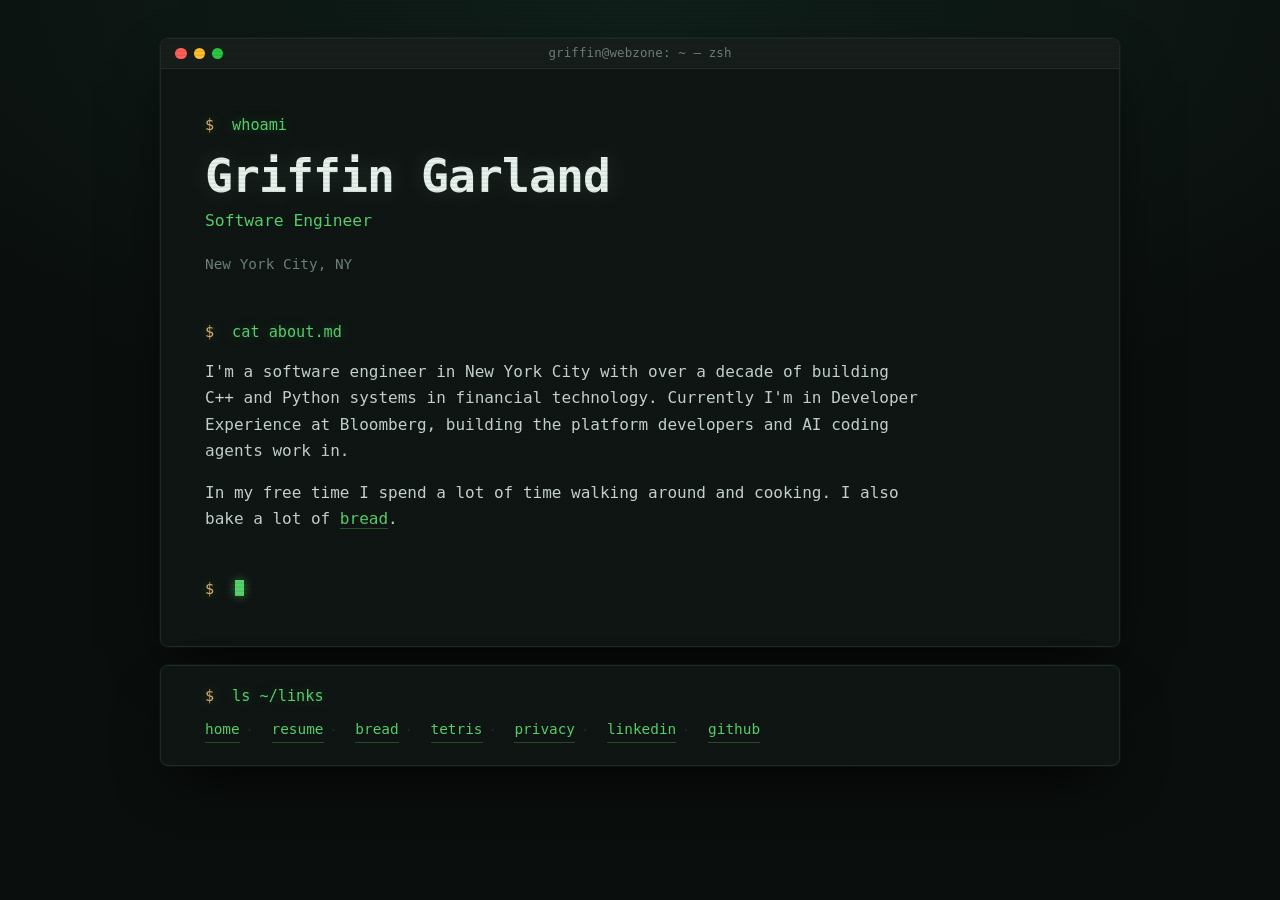
<file: index.html>
<!DOCTYPE html>
<html lang="en">
<head>
<meta charset="utf-8">
<meta name="viewport" content="width=device-width, initial-scale=1">
<title>Griffin Garland's site</title>
<meta name="description" content="Griffin Garland — Software engineer in NYC.">
<meta name="author" content="Griffin Garland">
<link rel="canonical" href="https://griffingarland.com/">

<meta property="og:type" content="website">
<meta property="og:title" content="Griffin Garland's site">
<meta property="og:description" content="Griffin Garland — Software engineer in NYC.">
<meta property="og:url" content="https://griffingarland.com/">
<meta property="og:site_name" content="Griffin Garland">
<meta property="og:image" content="https://griffingarland.com/og.png">
<meta property="og:image:width" content="1200">
<meta property="og:image:height" content="630">
<meta property="og:image:alt" content="A terminal window reading: $ whoami — Griffin Garland, Software Engineer, New York City, NY, griffingarland.com">
<meta name="twitter:card" content="summary_large_image">

<link rel="icon" href="/favicon.svg?v=2" type="image/svg+xml">
<link rel="icon" href="/favicon.ico" sizes="32x32">
<link rel="apple-touch-icon" href="/apple-touch-icon.png">
<script type="application/ld+json">
{
  "@context": "https://schema.org",
  "@type": "Person",
  "name": "Griffin Garland",
  "url": "https://griffingarland.com/",
  "jobTitle": "Software Engineer",
  "worksFor": { "@type": "Organization", "name": "Bloomberg LP" },
  "address": {
    "@type": "PostalAddress",
    "addressLocality": "New York",
    "addressRegion": "NY",
    "addressCountry": "US"
  },
  "alumniOf": { "@type": "CollegeOrUniversity", "name": "University of Toronto" },
  "knowsAbout": ["C++", "Python"],
  "sameAs": [
    "https://www.linkedin.com/in/griffingarland/",
    "https://github.com/griffingarland"
  ]
}
</script>
<link rel="stylesheet" href="styles.css">
</head>
<body>
<a class="skip" href="#main">Skip to content</a>

<div class="crt" aria-hidden="true"></div>

<div class="window">
  <div class="titlebar">
    <span class="dots"><button type="button" class="r" aria-label="Close window"></button><button type="button" class="y" aria-label="Minimize window"></button><i class="g" aria-hidden="true"></i></span>
    <span class="titletext">griffin@webzone: ~ — zsh</span>
  </div>

  <main class="screen" id="main">

    <header class="intro">
      <p class="line"><span class="prompt">$</span> whoami</p>
      <h1>Griffin Garland</h1>
      <p class="role">Software Engineer</p>
      <ul class="meta">
        <li>New York City, NY</li>
      </ul>
    </header>

    <section aria-labelledby="about-h">
      <p class="line"><span class="prompt">$</span> cat about.md</p>
      <h2 id="about-h" class="sr-only">About</h2>
      <div class="prose">
        <p>
          I'm a software engineer in New York City with over a decade of building
          C++ and Python systems in financial technology. Currently I'm in
          Developer Experience at Bloomberg, building the platform developers
          and AI coding agents work in.
        </p>
        <p>
          In my free time I spend a lot of time walking around and cooking. I also bake a lot of <a href="/bread.html">bread</a>.
        </p>
      </div>
    </section>



    <p class="line last"><span class="prompt">$</span> <span class="cursor" aria-hidden="true"></span></p>

  </main>
</div>

<footer class="footbar">
  <p class="line"><span class="prompt">$</span> ls ~/links</p>
  <ul class="contact">
    <li><a href="/">home</a></li>
    <li><a href="/resume.html">resume</a></li>
    <li><a href="/bread.html">bread</a></li>
    <li><a href="/games/tetris.html">tetris</a></li>
    <li><a href="/privacy.html">privacy</a></li>
    <li><a href="https://www.linkedin.com/in/griffingarland/" rel="me noopener">linkedin</a></li>
    <li><a href="https://github.com/griffingarland" rel="me noopener">github</a></li>
  </ul>
</footer>
<script src="/minimize.js" defer></script>
<script src="/close.js" defer></script>
</body>
</html>
</file>
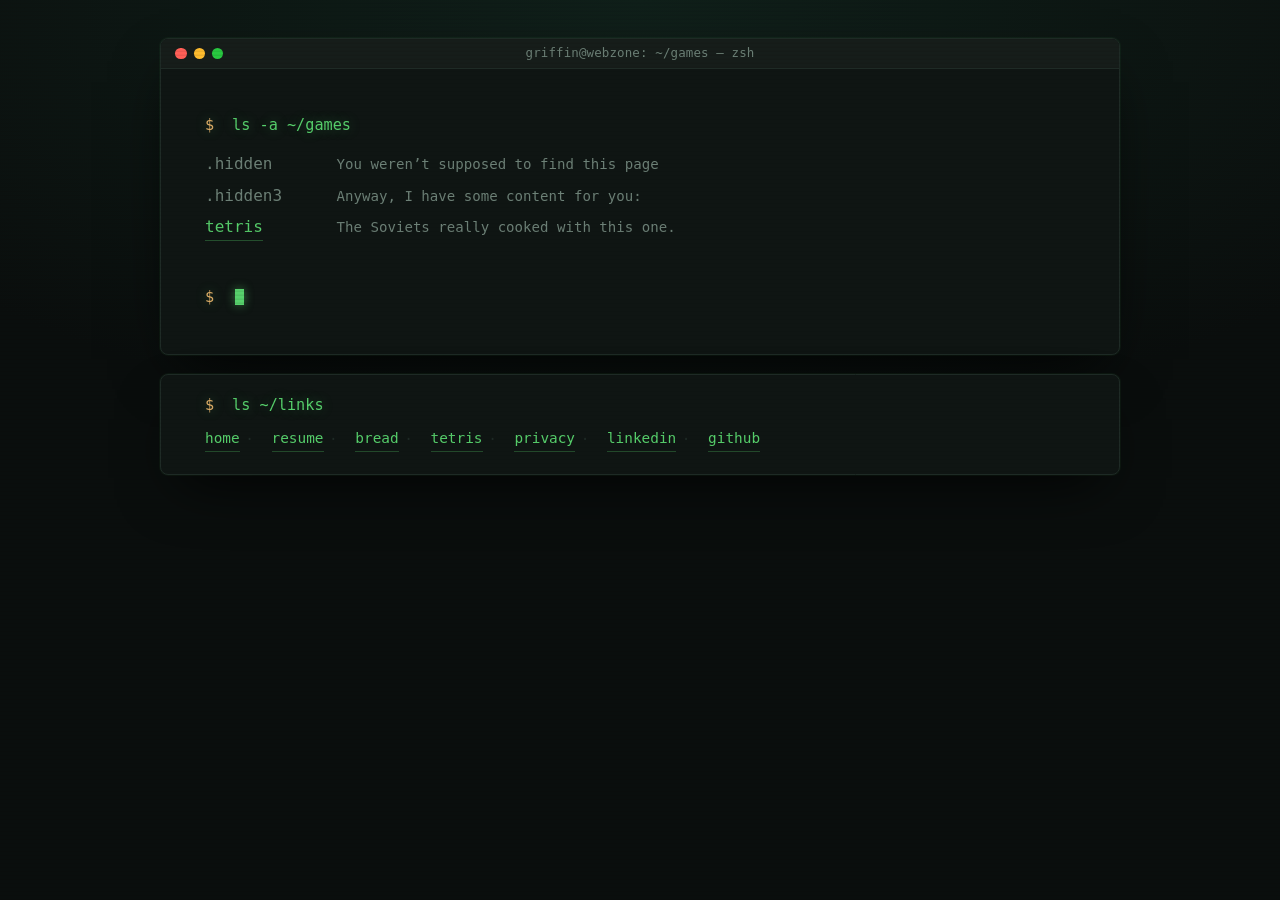
<file: games/index.html>
<!DOCTYPE html>
<html lang="en">
<head>
<meta charset="utf-8">
<meta name="viewport" content="width=device-width, initial-scale=1">
<title>Games — Griffin Garland</title>
<meta name="description" content="Small browser games written in plain JavaScript, no dependencies.">
<meta name="author" content="Griffin Garland">
<link rel="canonical" href="https://griffingarland.com/games/">
<meta property="og:type" content="website">
<meta property="og:site_name" content="Griffin Garland">
<meta property="og:title" content="Games — Griffin Garland">
<meta property="og:description" content="Small browser games written in plain JavaScript, no dependencies.">
<meta property="og:url" content="https://griffingarland.com/games/">
<meta property="og:image" content="https://griffingarland.com/og.png">
<meta name="twitter:card" content="summary_large_image">
<link rel="icon" href="/favicon.svg?v=2" type="image/svg+xml">
<link rel="icon" href="/favicon.ico" sizes="32x32">
<link rel="apple-touch-icon" href="/apple-touch-icon.png">
<link rel="stylesheet" href="../styles.css">
<link rel="stylesheet" href="games.css">
</head>
<body>
<a class="skip" href="#main">Skip to content</a>
<div class="crt" aria-hidden="true"></div>

<div class="window">
  <div class="titlebar">
    <span class="dots"><button type="button" class="r" aria-label="Close window"></button><button type="button" class="y" aria-label="Minimize window"></button><i class="g" aria-hidden="true"></i></span>
    <span class="titletext">griffin@webzone: ~/games — zsh</span>
  </div>

  <main class="screen" id="main">
    <p class="line"><span class="prompt">$</span> ls -a ~/games</p>
    <h1 class="sr-only">Games</h1>
    <ul class="listing">
      <!-- Not a link, deliberately. A dotfile only shows under `ls -a`,
           which is the joke: nothing on the site points at this page. -->
      <li><span class="noop">.hidden</span><span class="note">You weren&rsquo;t supposed to find this page</span></li>
      <li><span class="noop">.hidden3</span><span class="note">Anyway, I have some content for you:</span></li>
      <li><a href="tetris.html">tetris</a><span class="note">The Soviets really cooked with this one.</span></li>
    </ul>
    <p class="line last"><span class="prompt">$</span> <span class="cursor" aria-hidden="true"></span></p>
  </main>
</div>

<footer class="footbar">
  <p class="line"><span class="prompt">$</span> ls ~/links</p>
  <ul class="contact">
    <li><a href="/">home</a></li>
    <li><a href="/resume.html">resume</a></li>
    <li><a href="/bread.html">bread</a></li>
    <li><a href="/games/tetris.html">tetris</a></li>
    <li><a href="/privacy.html">privacy</a></li>
    <li><a href="https://www.linkedin.com/in/griffingarland/" rel="me noopener">linkedin</a></li>
    <li><a href="https://github.com/griffingarland" rel="me noopener">github</a></li>
  </ul>
</footer>
<script src="/minimize.js" defer></script>
<script src="/close.js" defer></script>
</body>
</html>
</file>
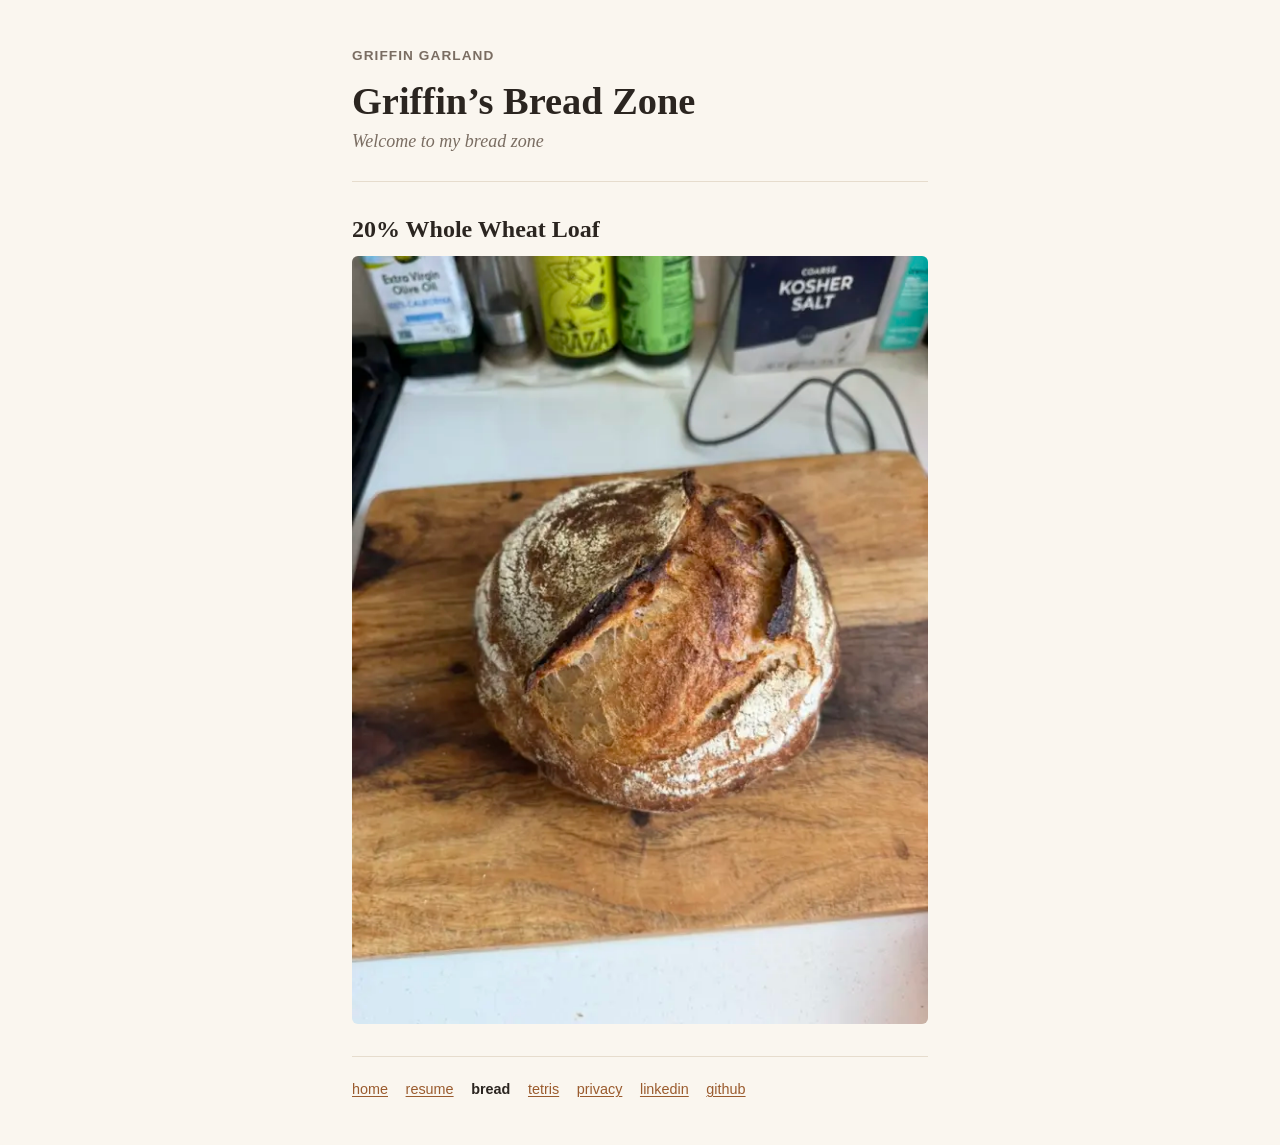
<file: bread.html>
<!DOCTYPE html>
<html lang="en">
<head>
<meta charset="utf-8">
<meta name="viewport" content="width=device-width, initial-scale=1">
<title>Griffin&rsquo;s Bread Zone</title>
<meta name="description" content="Welcome to my bread zone">
<meta name="author" content="Griffin Garland">
<link rel="canonical" href="https://griffingarland.com/bread.html">

<meta property="og:type" content="website">
<meta property="og:title" content="Griffin’s Bread Zone">
<meta property="og:description" content="Welcome to my bread zone">
<meta property="og:url" content="https://griffingarland.com/bread.html">
<meta property="og:site_name" content="Griffin Garland">
<!-- Its own preview: a small square photo beside the title ("summary"
     card), instead of the big image the rest of the site uses. -->
<meta property="og:image" content="https://griffingarland.com/og-bread.jpg">
<meta property="og:image:width" content="600">
<meta property="og:image:height" content="600">
<meta property="og:image:alt" content="A round, golden-brown loaf of bread on a wooden cutting board">
<meta name="twitter:card" content="summary">

<!-- Bread zone easter egg: on this page only, the favicon is the first loaf
     itself, cut out of its photo with a transparent background. 64px so it
     stays sharp on high-resolution screens. Only one icon is listed, so
     browsers can't pick the normal site icon instead. -->
<link rel="icon" href="/bread/favicon.png" type="image/png" sizes="64x64">
<link rel="apple-touch-icon" href="/apple-touch-icon.png">
<!-- Its own stylesheet, not styles.css: this page is a blog, not the terminal. -->
<link rel="stylesheet" href="bread.css">
</head>
<body>
<a class="skip" href="#main">Skip to content</a>

<div class="wrap">
  <header class="site-header">
    <a class="site-name" href="/">Griffin Garland</a>
    <h1>Griffin&rsquo;s Bread Zone</h1>
    <p class="tagline">Welcome to my bread zone</p>
  </header>

  <main id="main">
    <!-- New loaves go at the top. To add one: copy an <article> block,
         put the photo in /bread/ (cwebp -q 72 -resize 600 0 -metadata icc
         photo.jpg -o bread/loaf-NN.webp), and update the date and alt text.
         Dates are recorded but hidden; see .post-date in bread.css. -->

    <article class="post">
      <h2>20% Whole Wheat Loaf</h2>
      <time class="post-date" datetime="2026-10-25">October 25, 2026</time>
      <img src="bread/loaf-01.webp" width="600" height="800"
           alt="A round, golden-brown loaf with a deep score and a flour-dusted crust, on a wooden cutting board.">
    </article>
  </main>

  <footer class="site-footer">
    <ul>
      <li><a href="/">home</a></li>
      <li><a href="/resume.html">resume</a></li>
      <li><a href="/bread.html" aria-current="page">bread</a></li>
      <li><a href="/games/tetris.html">tetris</a></li>
      <li><a href="/privacy.html">privacy</a></li>
      <li><a href="https://www.linkedin.com/in/griffingarland/" rel="me noopener">linkedin</a></li>
      <li><a href="https://github.com/griffingarland" rel="me noopener">github</a></li>
    </ul>
  </footer>
</div>
</body>
</html>
</file>
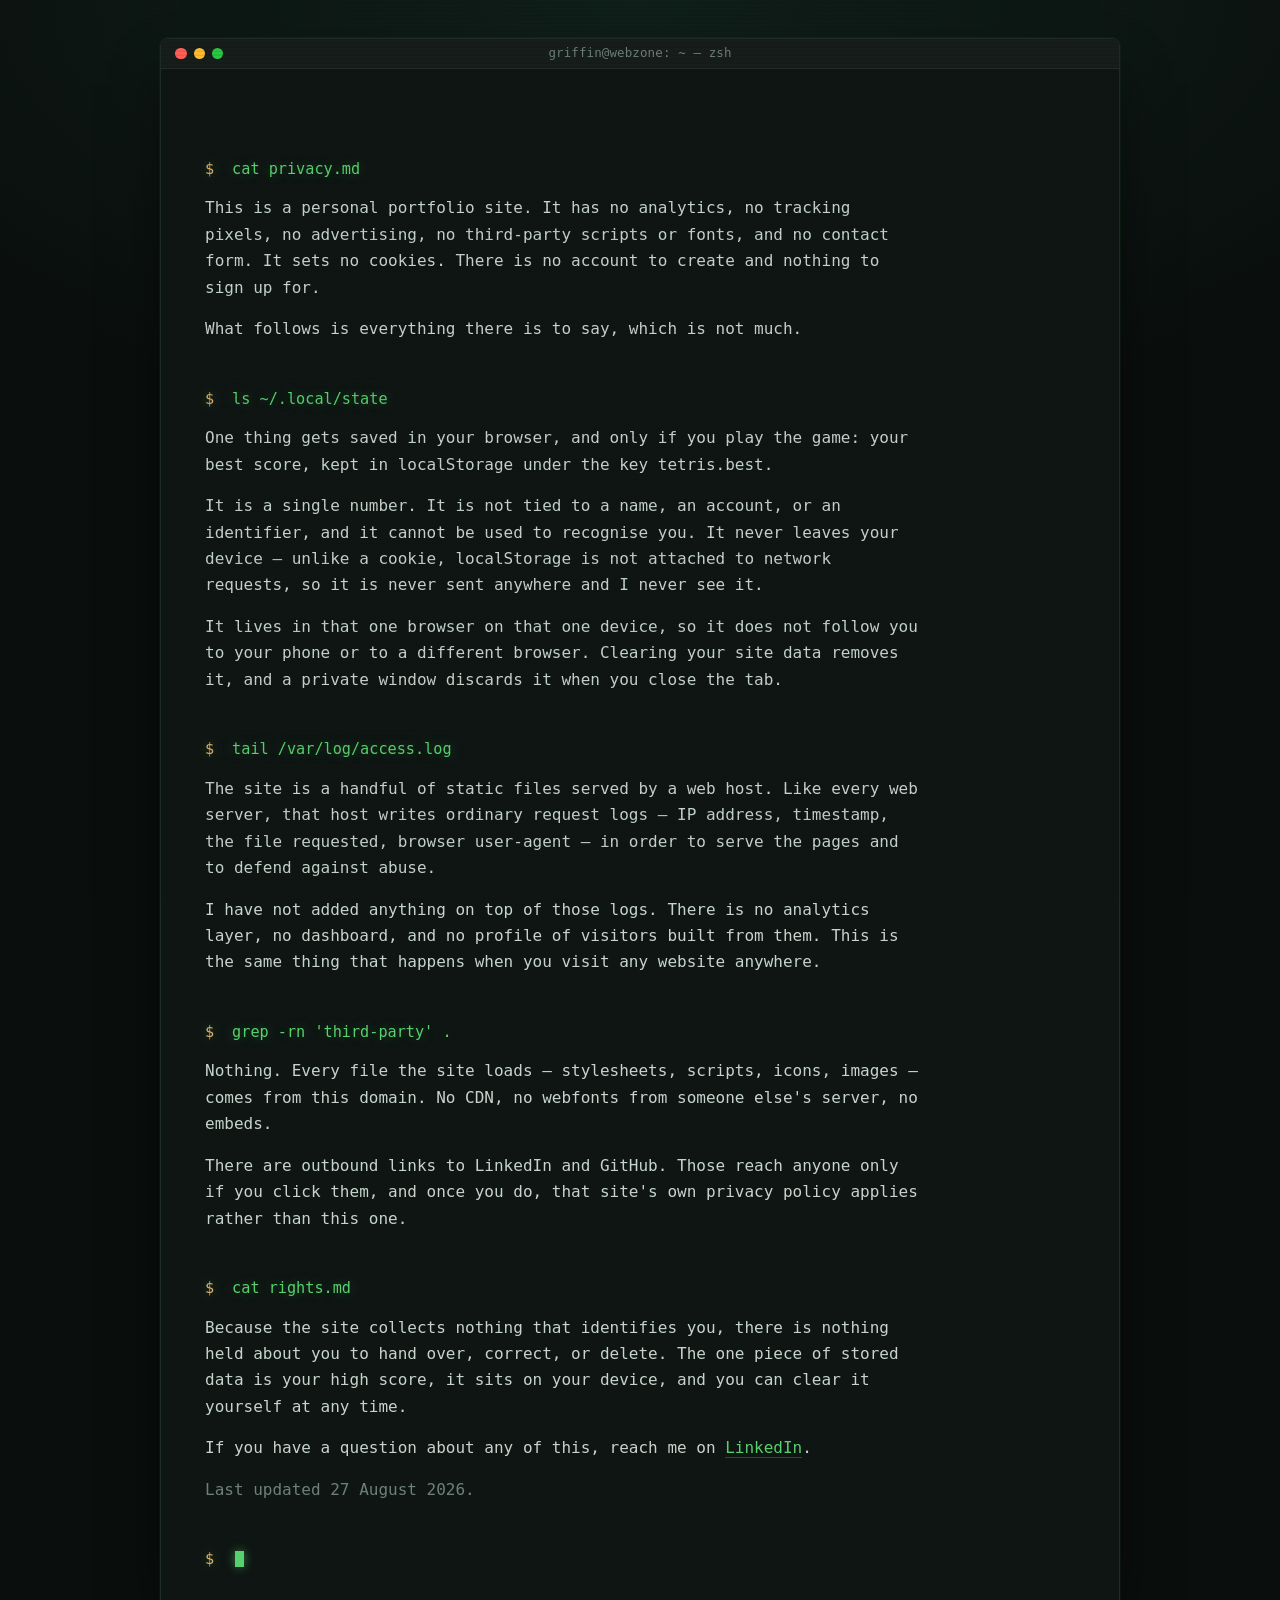
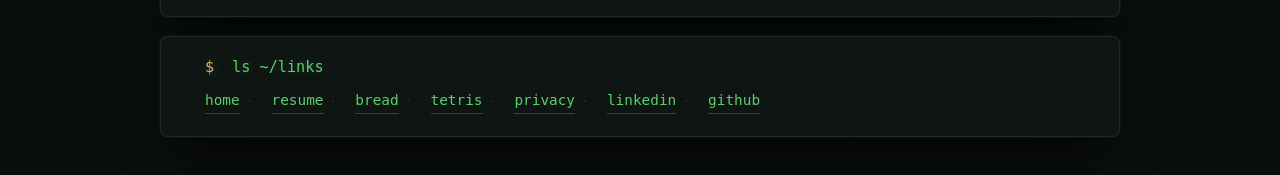
<file: privacy.html>
<!DOCTYPE html>
<html lang="en">
<head>
<meta charset="utf-8">
<meta name="viewport" content="width=device-width, initial-scale=1">
<title>Privacy — Griffin Garland</title>
<meta name="description" content="What this site stores, which is almost nothing: no analytics, no tracking, no cookies.">
<meta name="author" content="Griffin Garland">
<link rel="canonical" href="https://griffingarland.com/privacy.html">
<meta property="og:type" content="website">
<meta property="og:site_name" content="Griffin Garland">
<meta property="og:title" content="Privacy — Griffin Garland">
<meta property="og:description" content="What this site stores, which is almost nothing: no analytics, no tracking, no cookies.">
<meta property="og:url" content="https://griffingarland.com/privacy.html">
<meta property="og:image" content="https://griffingarland.com/og.png">
<meta name="twitter:card" content="summary_large_image">
<link rel="icon" href="/favicon.svg?v=2" type="image/svg+xml">
<link rel="icon" href="/favicon.ico" sizes="32x32">
<link rel="apple-touch-icon" href="/apple-touch-icon.png">
<link rel="stylesheet" href="styles.css">
</head>
<body>
<a class="skip" href="#main">Skip to content</a>

<div class="crt" aria-hidden="true"></div>

<div class="window">
  <div class="titlebar">
    <span class="dots"><button type="button" class="r" aria-label="Close window"></button><button type="button" class="y" aria-label="Minimize window"></button><i class="g" aria-hidden="true"></i></span>
    <span class="titletext">griffin@webzone: ~ — zsh</span>
  </div>

  <main class="screen" id="main">

    <section aria-labelledby="privacy-h">
      <p class="line"><span class="prompt">$</span> cat privacy.md</p>
      <h1 id="privacy-h" class="sr-only">Privacy</h1>
      <div class="prose">
        <p>
          This is a personal portfolio site. It has no analytics, no tracking
          pixels, no advertising, no third-party scripts or fonts, and no
          contact form. It sets no cookies. There is no account to create and
          nothing to sign up for.
        </p>
        <p>
          What follows is everything there is to say, which is not much.
        </p>
      </div>
    </section>

    <section aria-labelledby="device-h">
      <p class="line"><span class="prompt">$</span> ls ~/.local/state</p>
      <h2 id="device-h" class="sr-only">Stored on your device</h2>
      <div class="prose">
        <p>
          One thing gets saved in your browser, and only if you play the game:
          your best score, kept in localStorage under the key tetris.best.
        </p>
        <p>
          It is a single number. It is not tied to a name, an account, or an
          identifier, and it cannot be used to recognise you. It never leaves
          your device — unlike a cookie, localStorage is not attached to
          network requests, so it is never sent anywhere and I never see it.
        </p>
        <p>
          It lives in that one browser on that one device, so it does not
          follow you to your phone or to a different browser. Clearing your
          site data removes it, and a private window discards it when you
          close the tab.
        </p>
      </div>
    </section>

    <section aria-labelledby="logs-h">
      <p class="line"><span class="prompt">$</span> tail /var/log/access.log</p>
      <h2 id="logs-h" class="sr-only">Server logs</h2>
      <div class="prose">
        <p>
          The site is a handful of static files served by a web host. Like
          every web server, that host writes ordinary request logs — IP
          address, timestamp, the file requested, browser user-agent — in
          order to serve the pages and to defend against abuse.
        </p>
        <p>
          I have not added anything on top of those logs. There is no
          analytics layer, no dashboard, and no profile of visitors built from
          them. This is the same thing that happens when you visit any
          website anywhere.
        </p>
      </div>
    </section>

    <section aria-labelledby="third-h">
      <p class="line"><span class="prompt">$</span> grep -rn 'third-party' .</p>
      <h2 id="third-h" class="sr-only">Third parties</h2>
      <div class="prose">
        <p>
          Nothing. Every file the site loads — stylesheets, scripts, icons,
          images — comes from this domain. No CDN, no webfonts from someone
          else's server, no embeds.
        </p>
        <p>
          There are outbound links to LinkedIn and GitHub. Those reach anyone
          only if you click them, and once you do, that site's own privacy
          policy applies rather than this one.
        </p>
      </div>
    </section>

    <section aria-labelledby="rights-h">
      <p class="line"><span class="prompt">$</span> cat rights.md</p>
      <h2 id="rights-h" class="sr-only">Your data</h2>
      <div class="prose">
        <p>
          Because the site collects nothing that identifies you, there is
          nothing held about you to hand over, correct, or delete. The one
          piece of stored data is your high score, it sits on your device, and
          you can clear it yourself at any time.
        </p>
        <p>
          If you have a question about any of this, reach me on
          <a href="https://www.linkedin.com/in/griffingarland/" rel="me noopener">LinkedIn</a>.
        </p>
        <p class="dim">Last updated 27 August 2026.</p>
      </div>
    </section>

    <p class="line last"><span class="prompt">$</span> <span class="cursor" aria-hidden="true"></span></p>

  </main>
</div>

<footer class="footbar">
  <p class="line"><span class="prompt">$</span> ls ~/links</p>
  <ul class="contact">
    <li><a href="/">home</a></li>
    <li><a href="/resume.html">resume</a></li>
    <li><a href="/bread.html">bread</a></li>
    <li><a href="/games/tetris.html">tetris</a></li>
    <li><a href="/privacy.html">privacy</a></li>
    <li><a href="https://www.linkedin.com/in/griffingarland/" rel="me noopener">linkedin</a></li>
    <li><a href="https://github.com/griffingarland" rel="me noopener">github</a></li>
  </ul>
</footer>
<script src="/minimize.js" defer></script>
<script src="/close.js" defer></script>
</body>
</html>
</file>
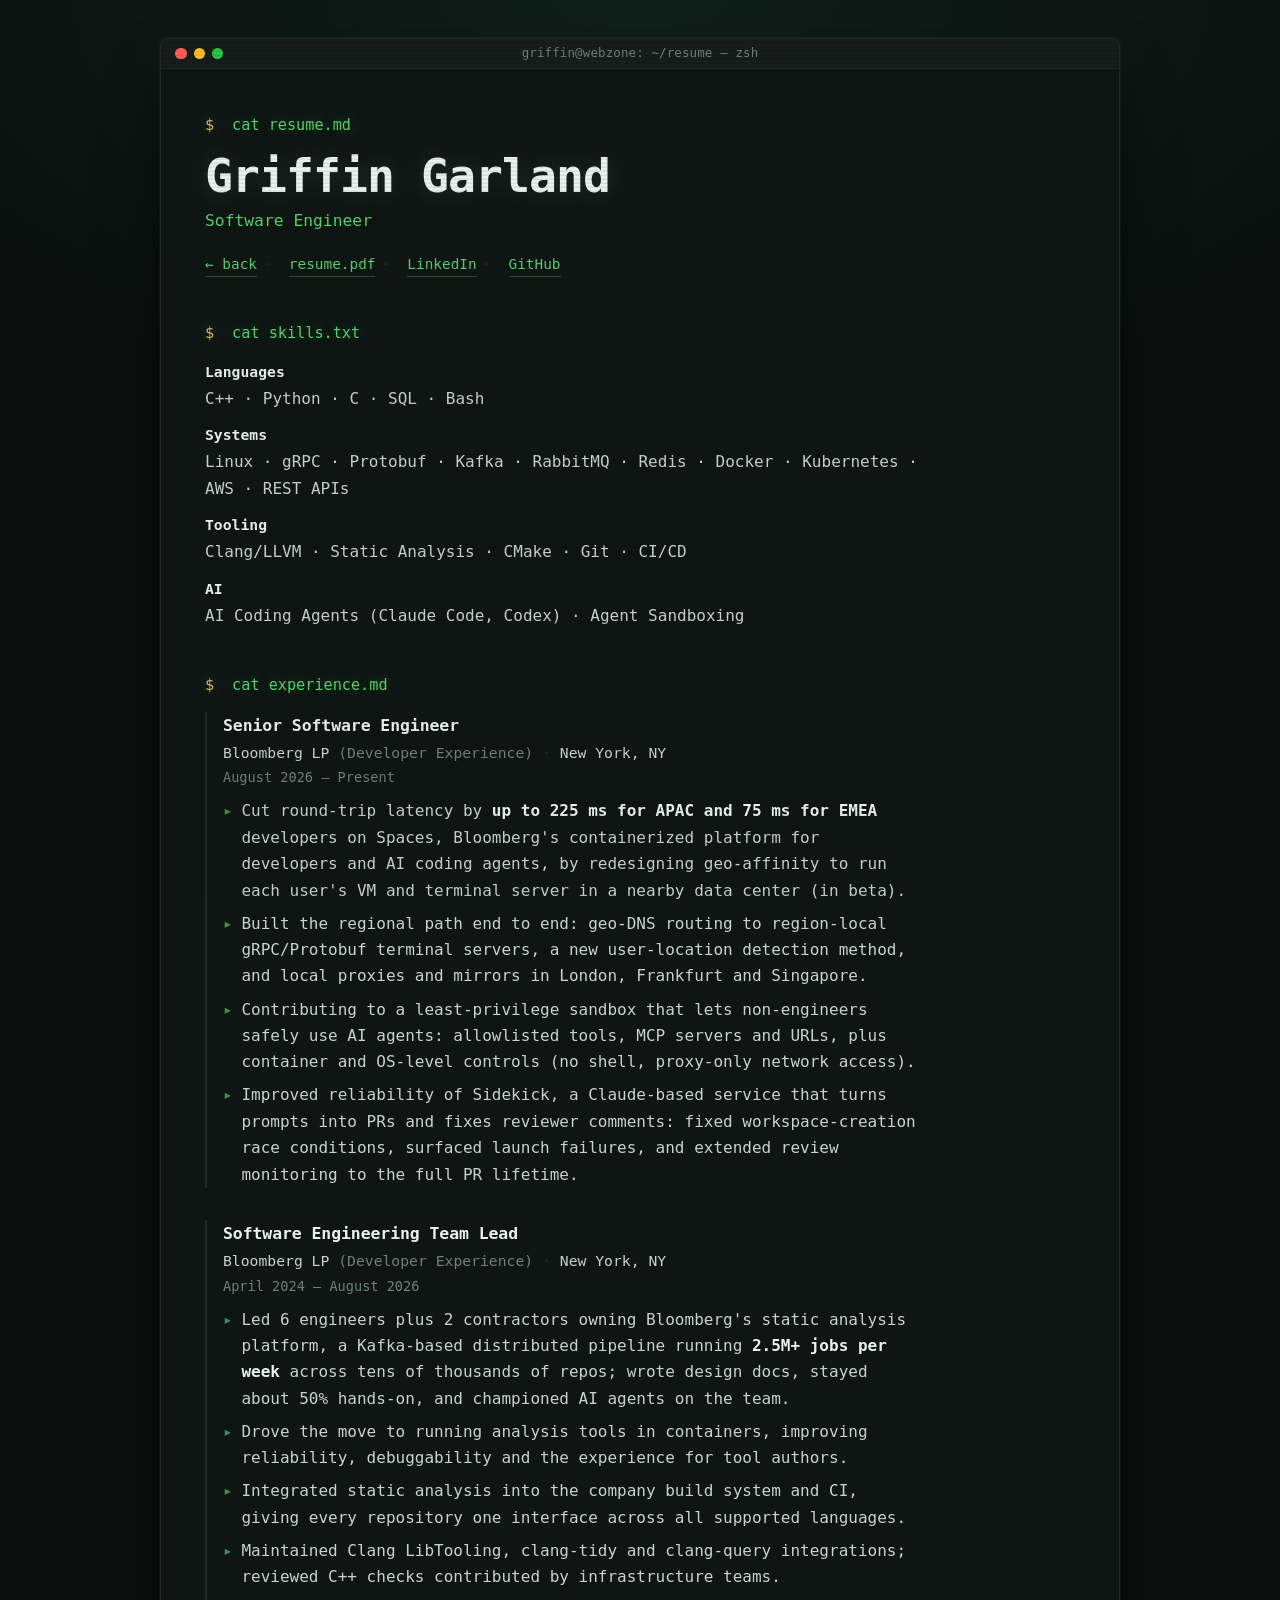
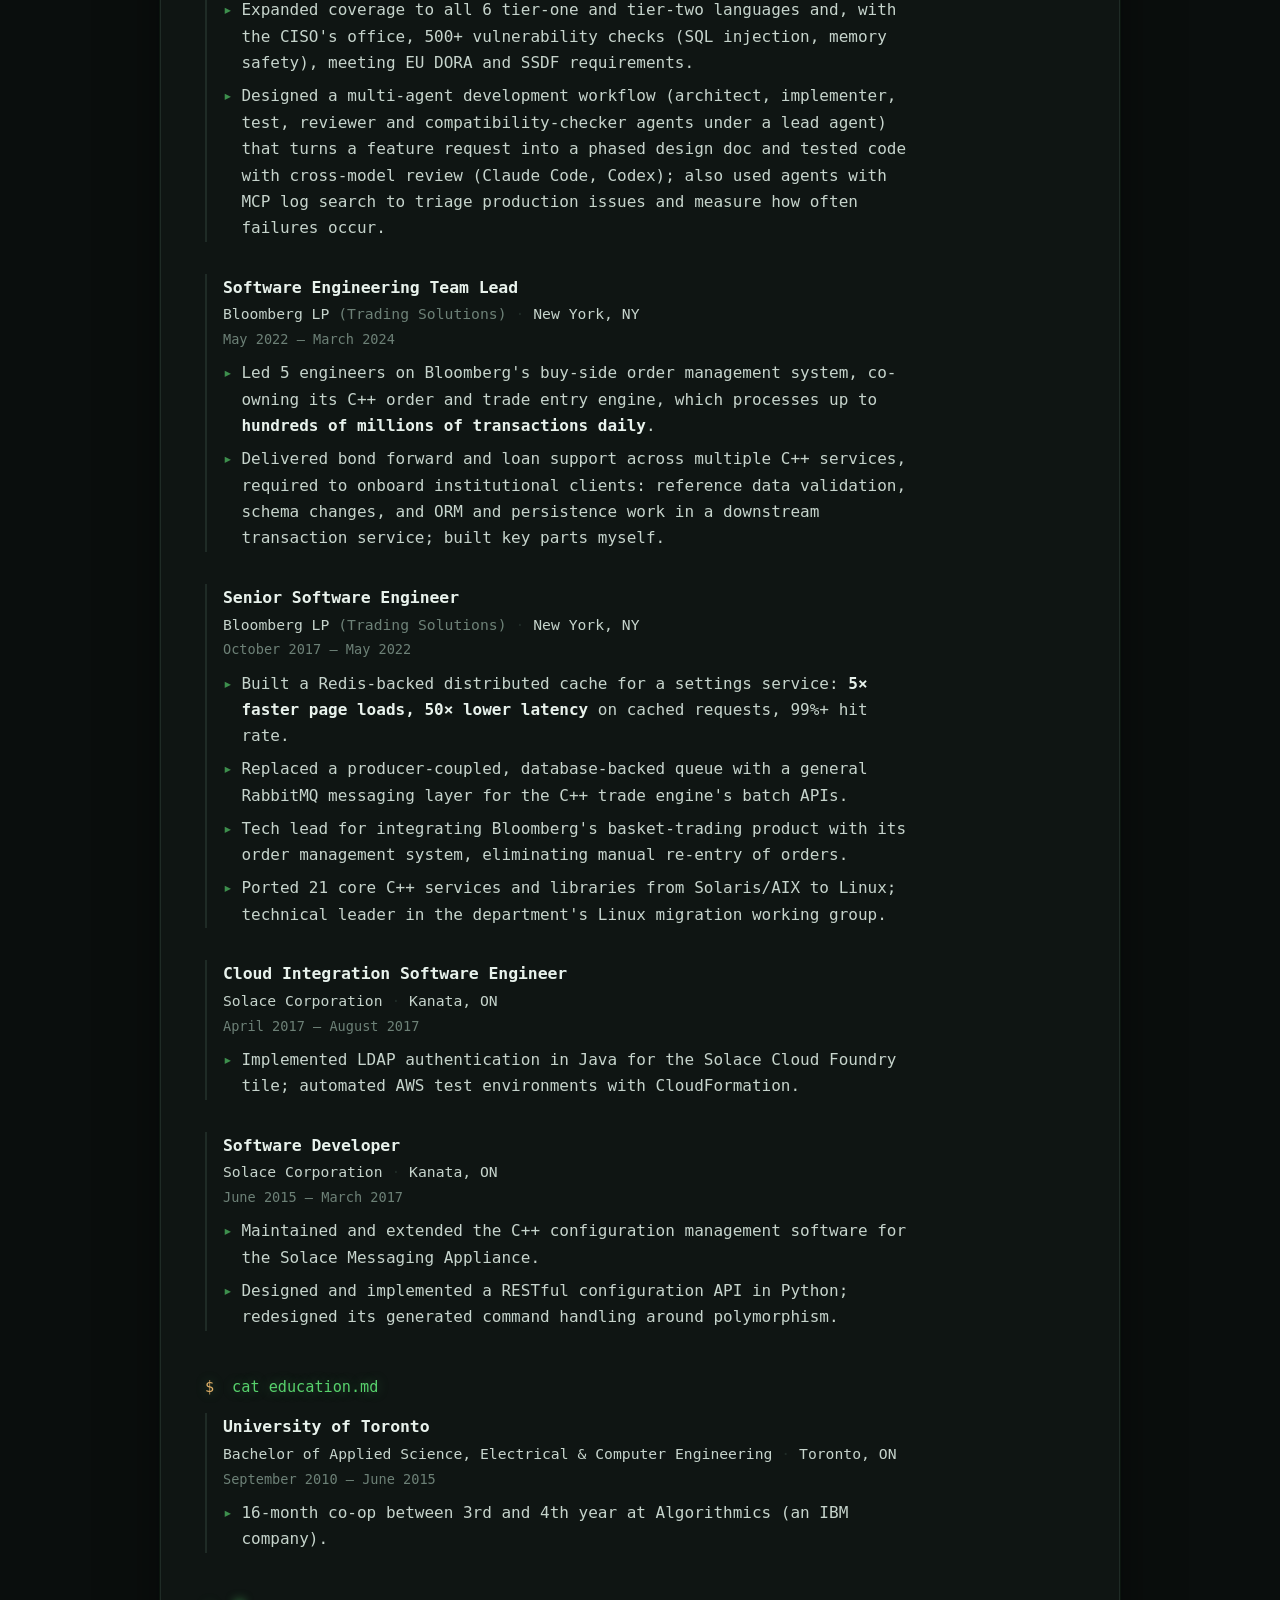
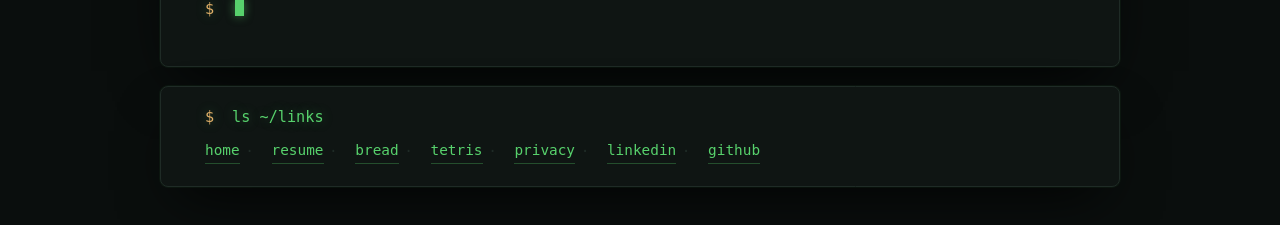
<file: resume.html>
<!DOCTYPE html>
<html lang="en">
<head>
<meta charset="utf-8">
<meta name="viewport" content="width=device-width, initial-scale=1">
<title>Resume — Griffin Garland</title>
<meta name="description" content="Experience, skills, and education for Griffin Garland — senior software engineer at Bloomberg in New York.">
<meta name="author" content="Griffin Garland">
<link rel="canonical" href="https://griffingarland.com/resume.html">

<meta property="og:type" content="website">
<meta property="og:title" content="Resume — Griffin Garland">
<meta property="og:description" content="Experience, skills, and education for Griffin Garland — senior software engineer at Bloomberg in New York.">
<meta property="og:url" content="https://griffingarland.com/resume.html">
<meta property="og:site_name" content="Griffin Garland">
<meta property="og:image" content="https://griffingarland.com/og.png">
<meta property="og:image:width" content="1200">
<meta property="og:image:height" content="630">
<meta property="og:image:alt" content="A terminal window reading: $ whoami — Griffin Garland, Software Engineer, New York City, NY, griffingarland.com">
<meta name="twitter:card" content="summary_large_image">

<link rel="icon" href="/favicon.svg?v=2" type="image/svg+xml">
<link rel="icon" href="/favicon.ico" sizes="32x32">
<link rel="apple-touch-icon" href="/apple-touch-icon.png">
<link rel="stylesheet" href="styles.css">
</head>
<body>
<a class="skip" href="#main">Skip to content</a>

<div class="crt" aria-hidden="true"></div>

<div class="window">
  <div class="titlebar">
    <span class="dots"><button type="button" class="r" aria-label="Close window"></button><button type="button" class="y" aria-label="Minimize window"></button><i class="g" aria-hidden="true"></i></span>
    <span class="titletext">griffin@webzone: ~/resume — zsh</span>
  </div>

  <main class="screen" id="main">

    <header class="intro">
      <p class="line"><span class="prompt">$</span> cat resume.md</p>
      <h1>Griffin Garland</h1>
      <p class="role">Software Engineer</p>
      <ul class="meta">
        <li><a href="./">&larr; back</a></li>
        <li><a href="resume.pdf">resume.pdf</a></li>
        <li><a href="https://www.linkedin.com/in/griffingarland/" rel="me noopener">LinkedIn</a></li>
        <li><a href="https://github.com/griffingarland" rel="me noopener">GitHub</a></li>
      </ul>
    </header>

<section aria-labelledby="skills-h">
      <p class="line"><span class="prompt">$</span> cat skills.txt</p>
      <h2 id="skills-h" class="sr-only">Technical Skills</h2>
      <dl class="skills">
        <dt>Languages</dt>
        <dd>C++ · Python · C · SQL · Bash</dd>
        <dt>Systems</dt>
        <dd>Linux · gRPC · Protobuf · Kafka · RabbitMQ · Redis · Docker · Kubernetes · AWS · REST APIs</dd>
        <dt>Tooling</dt>
        <dd>Clang/LLVM · Static Analysis · CMake · Git · CI/CD</dd>
        <dt>AI</dt>
        <dd>AI Coding Agents (Claude Code, Codex) · Agent Sandboxing</dd>
      </dl>
    </section>

<section aria-labelledby="exp-h">
      <p class="line"><span class="prompt">$</span> cat experience.md</p>
      <h2 id="exp-h" class="sr-only">Experience</h2>

      <article class="job">
        <h3>Senior Software Engineer</h3>
        <p class="where">Bloomberg LP <span class="dim">(Developer Experience)</span> <span class="sep">·</span> New York, NY</p>
        <p class="when">August 2026 &ndash; Present</p>
        <ul>
          <li>Cut round-trip latency by <strong>up to 225 ms for APAC and 75 ms for EMEA</strong> developers on Spaces, Bloomberg's containerized platform for developers and AI coding agents, by redesigning geo-affinity to run each user's VM and terminal server in a nearby data center (in beta).</li>
          <li>Built the regional path end to end: geo-DNS routing to region-local gRPC/Protobuf terminal servers, a new user-location detection method, and local proxies and mirrors in London, Frankfurt and Singapore.</li>
          <li>Contributing to a least-privilege sandbox that lets non-engineers safely use AI agents: allowlisted tools, MCP servers and URLs, plus container and OS-level controls (no shell, proxy-only network access).</li>
          <li>Improved reliability of Sidekick, a Claude-based service that turns prompts into PRs and fixes reviewer comments: fixed workspace-creation race conditions, surfaced launch failures, and extended review monitoring to the full PR lifetime.</li>
        </ul>
      </article>

      <article class="job">
        <h3>Software Engineering Team Lead</h3>
        <p class="where">Bloomberg LP <span class="dim">(Developer Experience)</span> <span class="sep">·</span> New York, NY</p>
        <p class="when">April 2024 &ndash; August 2026</p>
        <ul>
          <li>Led 6 engineers plus 2 contractors owning Bloomberg's static analysis platform, a Kafka-based distributed pipeline running <strong>2.5M+ jobs per week</strong> across tens of thousands of repos; wrote design docs, stayed about 50% hands-on, and championed AI agents on the team.</li>
          <li>Drove the move to running analysis tools in containers, improving reliability, debuggability and the experience for tool authors.</li>
          <li>Integrated static analysis into the company build system and CI, giving every repository one interface across all supported languages.</li>
          <li>Maintained Clang LibTooling, clang-tidy and clang-query integrations; reviewed C++ checks contributed by infrastructure teams.</li>
          <li>Expanded coverage to all 6 tier-one and tier-two languages and, with the CISO's office, 500+ vulnerability checks (SQL injection, memory safety), meeting EU DORA and SSDF requirements.</li>
          <li>Designed a multi-agent development workflow (architect, implementer, test, reviewer and compatibility-checker agents under a lead agent) that turns a feature request into a phased design doc and tested code with cross-model review (Claude Code, Codex); also used agents with MCP log search to triage production issues and measure how often failures occur.</li>
        </ul>
      </article>

      <article class="job">
        <h3>Software Engineering Team Lead</h3>
        <p class="where">Bloomberg LP <span class="dim">(Trading Solutions)</span> <span class="sep">·</span> New York, NY</p>
        <p class="when">May 2022 &ndash; March 2024</p>
        <ul>
          <li>Led 5 engineers on Bloomberg's buy-side order management system, co-owning its C++ order and trade entry engine, which processes up to <strong>hundreds of millions of transactions daily</strong>.</li>
          <li>Delivered bond forward and loan support across multiple C++ services, required to onboard institutional clients: reference data validation, schema changes, and ORM and persistence work in a downstream transaction service; built key parts myself.</li>
        </ul>
      </article>

      <article class="job">
        <h3>Senior Software Engineer</h3>
        <p class="where">Bloomberg LP <span class="dim">(Trading Solutions)</span> <span class="sep">·</span> New York, NY</p>
        <p class="when">October 2017 &ndash; May 2022</p>
        <ul>
          <li>Built a Redis-backed distributed cache for a settings service: <strong>5&times; faster page loads, 50&times; lower latency</strong> on cached requests, 99%+ hit rate.</li>
          <li>Replaced a producer-coupled, database-backed queue with a general RabbitMQ messaging layer for the C++ trade engine's batch APIs.</li>
          <li>Tech lead for integrating Bloomberg's basket-trading product with its order management system, eliminating manual re-entry of orders.</li>
          <li>Ported 21 core C++ services and libraries from Solaris/AIX to Linux; technical leader in the department's Linux migration working group.</li>
        </ul>
      </article>

      <article class="job">
        <h3>Cloud Integration Software Engineer</h3>
        <p class="where">Solace Corporation <span class="sep">·</span> Kanata, ON</p>
        <p class="when">April 2017 &ndash; August 2017</p>
        <ul>
          <li>Implemented LDAP authentication in Java for the Solace Cloud Foundry tile; automated AWS test environments with CloudFormation.</li>
        </ul>
      </article>

      <article class="job">
        <h3>Software Developer</h3>
        <p class="where">Solace Corporation <span class="sep">·</span> Kanata, ON</p>
        <p class="when">June 2015 &ndash; March 2017</p>
        <ul>
          <li>Maintained and extended the C++ configuration management software for the Solace Messaging Appliance.</li>
          <li>Designed and implemented a RESTful configuration API in Python; redesigned its generated command handling around polymorphism.</li>
        </ul>
      </article>
    </section>

<section aria-labelledby="edu-h">
      <p class="line"><span class="prompt">$</span> cat education.md</p>
      <h2 id="edu-h" class="sr-only">Education</h2>
      <article class="job">
        <h3>University of Toronto</h3>
        <p class="where">Bachelor of Applied Science, Electrical &amp; Computer Engineering <span class="sep">·</span> Toronto, ON</p>
        <p class="when">September 2010 &ndash; June 2015</p>
        <ul>
          <li>16-month co-op between 3rd and 4th year at Algorithmics (an IBM company).</li>
        </ul>
      </article>
    </section>


    <p class="line last"><span class="prompt">$</span> <span class="cursor" aria-hidden="true"></span></p>

  </main>
</div>

<footer class="footbar">
  <p class="line"><span class="prompt">$</span> ls ~/links</p>
  <ul class="contact">
    <li><a href="/">home</a></li>
    <li><a href="/resume.html">resume</a></li>
    <li><a href="/bread.html">bread</a></li>
    <li><a href="/games/tetris.html">tetris</a></li>
    <li><a href="/privacy.html">privacy</a></li>
    <li><a href="https://www.linkedin.com/in/griffingarland/" rel="me noopener">linkedin</a></li>
    <li><a href="https://github.com/griffingarland" rel="me noopener">github</a></li>
  </ul>
</footer>
<script src="/minimize.js" defer></script>
<script src="/close.js" defer></script>
</body>
</html>
</file>
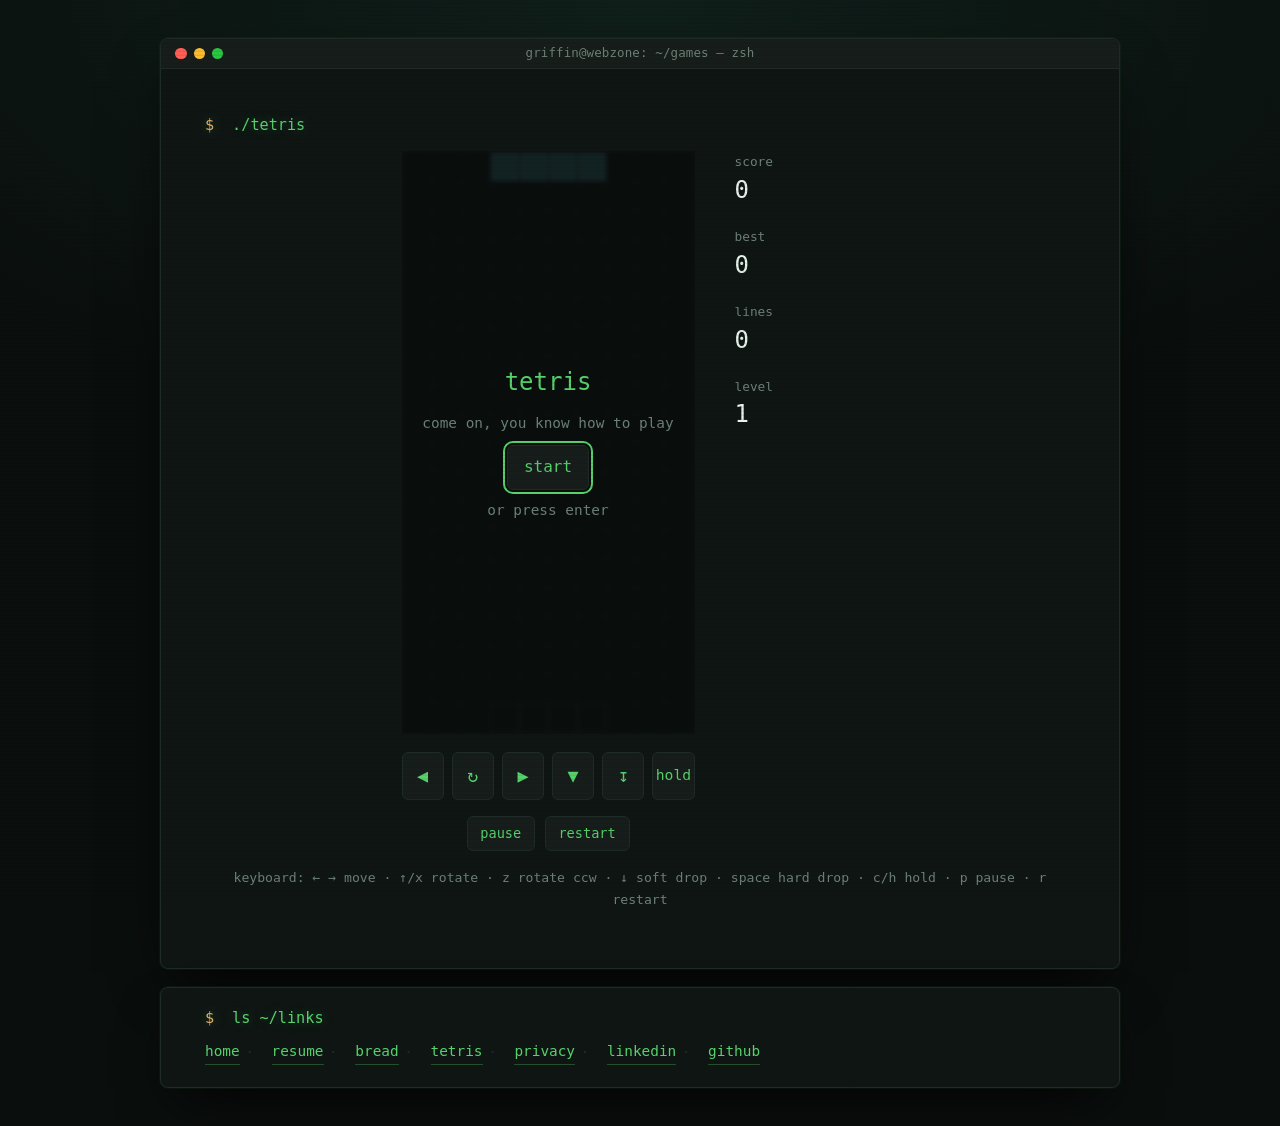
<file: games/tetris.html>
<!DOCTYPE html>
<html lang="en">
<head>
<meta charset="utf-8">
<meta name="viewport" content="width=device-width, initial-scale=1, viewport-fit=cover">
<title>Tetris — Griffin Garland</title>
<meta name="description" content="Tetris, written in plain JavaScript with no dependencies. Playable with a keyboard or on a phone.">
<meta name="author" content="Griffin Garland">
<link rel="canonical" href="https://griffingarland.com/games/tetris.html">
<meta property="og:type" content="website">
<meta property="og:site_name" content="Griffin Garland">
<meta property="og:title" content="Tetris — Griffin Garland">
<meta property="og:description" content="Tetris, written in plain JavaScript with no dependencies.">
<meta property="og:url" content="https://griffingarland.com/games/tetris.html">
<meta property="og:image" content="https://griffingarland.com/og.png">
<meta name="twitter:card" content="summary_large_image">
<link rel="icon" href="/favicon.svg?v=2" type="image/svg+xml">
<link rel="icon" href="/favicon.ico" sizes="32x32">
<link rel="apple-touch-icon" href="/apple-touch-icon.png">
<link rel="stylesheet" href="../styles.css">
<link rel="stylesheet" href="games.css">
</head>
<body>
<a class="skip" href="#main">Skip to content</a>
<div class="crt" aria-hidden="true"></div>

<div class="window">
  <div class="titlebar">
    <span class="dots"><button type="button" class="r" aria-label="Close window"></button><button type="button" class="y" aria-label="Minimize window"></button><i class="g" aria-hidden="true"></i></span>
    <span class="titletext">griffin@webzone: ~/games — zsh</span>
  </div>

  <main class="screen" id="main">
    <p class="line"><span class="prompt">$</span> ./tetris</p>

    <div class="game">
      <div class="stage">
        <div id="board" role="img" aria-label="Tetris playing field"></div>
        <div id="overlay" hidden></div>
        <p id="msg" aria-live="polite"></p>
      </div>

      <div class="hud">
        <div><h2>score</h2><p class="stat" id="score" aria-live="polite">0</p></div>
        <div><h2>best</h2><p class="stat" id="best">0</p></div>
        <div><h2>lines</h2><p class="stat" id="lines">0</p></div>
        <div><h2>level</h2><p class="stat" id="level">1</p></div>
        <div id="holdbox"><h2>hold</h2><div id="hold" aria-hidden="true"></div></div>
        <div id="nextbox"><h2>next</h2><div id="next" aria-hidden="true"></div></div>
      </div>

      <div class="pad">
        <button data-act="left"  aria-label="Move left">&#9664;</button>
        <button data-act="rot"   aria-label="Rotate">&#8635;</button>
        <button data-act="right" aria-label="Move right">&#9654;</button>
        <button data-act="down"  aria-label="Soft drop">&#9660;</button>
        <button data-act="drop"  aria-label="Hard drop">&#8615;</button>
        <button data-act="hold"  aria-label="Hold piece">hold</button>
      </div>

      <div class="ctrls">
        <button id="pause" class="btn btn-sm">pause</button>
        <button id="restart" class="btn btn-sm">restart</button>
      </div>
    </div>

    <p class="keys">
      keyboard: &larr; &rarr; move &middot; &uarr;/x rotate &middot; z rotate ccw
      &middot; &darr; soft drop &middot; space hard drop &middot; c/h hold
      &middot; p pause &middot; r restart
    </p>

  </main>
</div>

<footer class="footbar">
  <p class="line"><span class="prompt">$</span> ls ~/links</p>
  <ul class="contact">
    <li><a href="/">home</a></li>
    <li><a href="/resume.html">resume</a></li>
    <li><a href="/bread.html">bread</a></li>
    <li><a href="/games/tetris.html">tetris</a></li>
    <li><a href="/privacy.html">privacy</a></li>
    <li><a href="https://www.linkedin.com/in/griffingarland/" rel="me noopener">linkedin</a></li>
    <li><a href="https://github.com/griffingarland" rel="me noopener">github</a></li>
  </ul>
</footer>

<script src="/minimize.js" defer></script>
<script src="/close.js" defer></script>
<script src="tetris.js"></script>
</body>
</html>
</file>
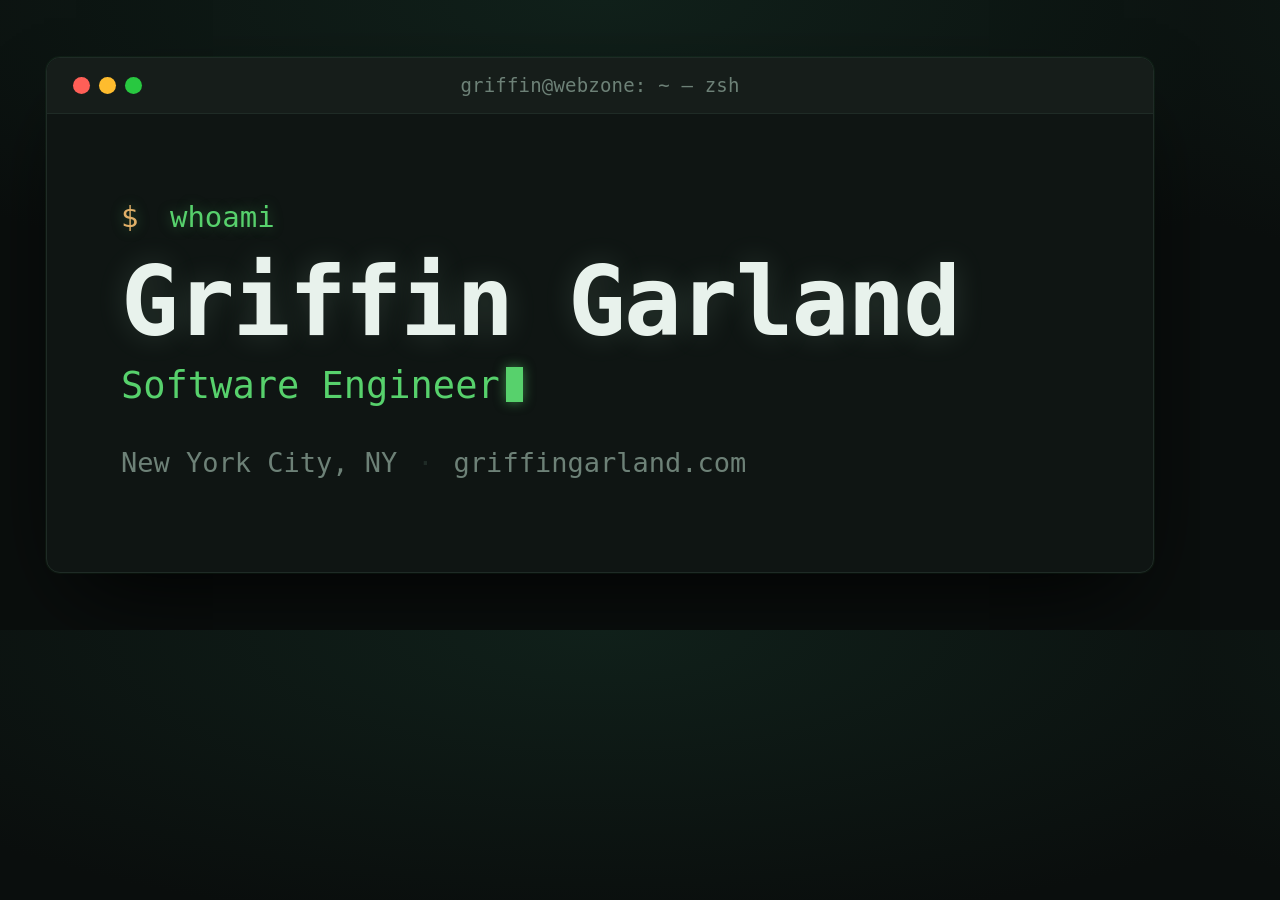
<file: og-src/card.html>
<!DOCTYPE html>
<!-- Source for og.png. Render with:
     firefox --headless --screenshot og.png --window-size=1200,630 file://.../card.html
     See DEVELOPMENT.md. Keep in sync with styles.css if the palette changes. -->
<html lang="en">
<head><meta charset="utf-8">
<style>
  :root{
    --bg:#0a0e0d; --panel:#0f1513; --bar:#161d1a;
    --fg:#c6d4cc; --fg-strong:#e8f2ec; --dim:#6d8177;
    --accent:#57d16c; --amber:#e0af68; --rule:#1f2b26;
    --mono: ui-monospace,"SF Mono",SFMono-Regular,Menlo,Monaco,Consolas,"DejaVu Sans Mono",monospace;
  }
  *{box-sizing:border-box;margin:0;padding:0}
  html,body{width:1200px;height:630px;overflow:hidden}
  body{
    background:var(--bg);
    background-image:radial-gradient(120% 80% at 50% 0%, #10201a 0%, var(--bg) 60%);
    font-family:var(--mono); display:flex; align-items:center; justify-content:center;
  }
  .window{
    width:1108px; background:var(--panel);
    border:1px solid var(--rule); border-radius:14px; overflow:hidden;
    box-shadow:0 0 0 1px rgba(87,209,108,.05), 0 40px 90px -30px rgba(0,0,0,.95);
  }
  .titlebar{
    display:flex; align-items:center; gap:13px;
    padding:19px 26px; background:var(--bar);
    border-bottom:1px solid var(--rule); position:relative;
  }
  .dots{display:flex;gap:9px}
  .dots i{width:17px;height:17px;border-radius:50%;display:block}
  .r{background:#ff5f57}.y{background:#febc2e}.g{background:#28c840}
  .titletext{
    position:absolute;left:0;right:0;text-align:center;
    color:var(--dim);font-size:19px;letter-spacing:.01em;
  }
  .screen{padding:86px 74px 94px}
  .line{color:var(--accent);font-size:29px;text-shadow:0 0 14px rgba(87,209,108,.35)}
  .prompt{color:var(--amber);margin-right:14px}
  h1{
    color:var(--fg-strong); font-size:96px; line-height:1.05;
    letter-spacing:-.02em; margin:18px 0 12px;
    text-shadow:0 0 30px rgba(200,255,220,.15);
  }
  .role{color:var(--accent);font-size:37px;margin-bottom:40px}
  .meta{color:var(--dim);font-size:27px;display:flex;gap:20px;align-items:center}
  .sep{color:var(--rule)}
  .cursor{
    display:inline-block;width:17px;height:35px;background:var(--accent);
    vertical-align:-4px;margin-left:6px;box-shadow:0 0 12px rgba(87,209,108,.55);
  }
</style></head>
<body>
  <div class="window">
    <div class="titlebar">
      <span class="dots"><i class="r"></i><i class="y"></i><i class="g"></i></span>
      <span class="titletext">griffin@webzone: ~ — zsh</span>
    </div>
    <div class="screen">
      <p class="line"><span class="prompt">$</span> whoami</p>
      <h1>Griffin Garland</h1>
      <p class="role">Software Engineer<span class="cursor"></span></p>
      <p class="meta">
        <span>New York City, NY</span><span class="sep">·</span>
        <span>griffingarland.com</span>
      </p>
    </div>
  </div>
</body>
</html>
</file>
<file: styles.css>
/* Griffin Garland — terminal-aesthetic portfolio.
   Plain CSS, no build step. Dark by design: it's a terminal. */

:root {
  --bg:        #0a0e0d;
  --panel:     #0f1513;
  --bar:       #161d1a;
  --fg:        #c6d4cc;
  --fg-strong: #e8f2ec;
  --dim:       #6d8177;
  --accent:    #57d16c;
  --amber:     #e0af68;
  --rule:      #1f2b26;

  --mono: ui-monospace, "SF Mono", SFMono-Regular, Menlo, Monaco,
          Consolas, "DejaVu Sans Mono", "Liberation Mono", monospace;

  --measure: 74ch;
}

*, *::before, *::after { box-sizing: border-box; }

html { -webkit-text-size-adjust: 100%; }

body {
  margin: 0;
  padding: clamp(0.75rem, 3vw, 2.5rem) clamp(0.5rem, 3vw, 2rem);
  background: var(--bg);
  color: var(--fg);
  font-family: var(--mono);
  font-size: clamp(0.875rem, 0.82rem + 0.25vw, 1rem);
  line-height: 1.65;
  /* faint phosphor wash behind the window */
  background-image: radial-gradient(
    120% 80% at 50% 0%, #10201a 0%, var(--bg) 60%);
  background-attachment: fixed;
}

.skip {
  position: absolute; left: -9999px;
  background: var(--accent); color: #04140a;
  padding: 0.5rem 0.9rem; border-radius: 4px; z-index: 10;
}
.skip:focus { left: 1rem; top: 1rem; }

.sr-only {
  position: absolute; width: 1px; height: 1px;
  padding: 0; margin: -1px; overflow: hidden;
  clip: rect(0 0 0 0); white-space: nowrap; border: 0;
}

/* ---- CRT scanline overlay -------------------------------------------- */
.crt {
  position: fixed; inset: 0; pointer-events: none; z-index: 5;
  background: repeating-linear-gradient(
    to bottom,
    rgba(0,0,0,0)   0px,
    rgba(0,0,0,0)   2px,
    rgba(0,0,0,.16) 3px,
    rgba(0,0,0,.16) 4px);
  opacity: .45;
  mix-blend-mode: multiply;
}

/* ---- window chrome ---------------------------------------------------- */
.window {
  max-width: 60rem;
  margin: 0 auto;
  background: var(--panel);
  border: 1px solid var(--rule);
  border-radius: 8px;
  overflow: hidden;
  box-shadow: 0 0 0 1px rgba(87,209,108,.05),
              0 24px 60px -20px rgba(0,0,0,.9);
}

.titlebar {
  display: flex; align-items: center; gap: .75rem;
  padding: .55rem .9rem;
  background: var(--bar);
  border-bottom: 1px solid var(--rule);
  position: relative;
}
.dots { display: flex; gap: .45rem; }
.dots i, .dots button {
  width: .7rem; height: .7rem; border-radius: 50%; display: block;
  padding: 0; border: 0; -webkit-appearance: none; appearance: none;
}
.dots button { cursor: pointer; }
.dots button:focus-visible { outline: 2px solid var(--accent); outline-offset: 3px; }
.dots .r { background: #ff5f57; }
.dots .y { background: #febc2e; }
.dots .g { background: #28c840; }

.titletext {
  color: var(--dim);
  font-size: .78em;
  letter-spacing: .01em;
  /* center against the whole bar, not the flex flow */
  position: absolute; left: 0; right: 0;
  text-align: center; pointer-events: none;
}

.screen { padding: clamp(1.25rem, 4vw, 2.75rem); }

/* ---- prompt lines ------------------------------------------------------ */
.line {
  color: var(--accent);
  margin: 2.75rem 0 .85rem;
  font-size: .95em;
  text-shadow: 0 0 12px rgba(87,209,108,.35);
  overflow-wrap: anywhere;
}
.intro .line { margin-top: 0; }
/* Any page whose first element is a prompt line (the game pages) would
   otherwise inherit the section-spacing margin as dead space up top. */
.screen > *:first-child { margin-top: 0; }
.prompt { color: var(--amber); margin-right: .55rem; user-select: none; }

.cursor {
  display: inline-block;
  width: .58em; height: 1.05em;
  background: var(--accent);
  vertical-align: -.18em;
  margin-left: .18em;
  animation: blink 1.15s steps(1) infinite;
  box-shadow: 0 0 10px rgba(87,209,108,.55);
}
@keyframes blink { 50% { opacity: 0; } }

/* ---- header ------------------------------------------------------------ */
.intro h1 {
  margin: 0;
  font-size: clamp(1.75rem, 1.1rem + 3vw, 2.9rem);
  line-height: 1.1;
  letter-spacing: -.02em;
  color: var(--fg-strong);
  text-shadow: 0 0 24px rgba(200,255,220,.14);
}
.role {
  margin: .35rem 0 1.1rem;
  color: var(--accent);
  font-size: 1.02em;
}

.meta, .contact {
  list-style: none; display: flex; flex-wrap: wrap;
  gap: .4rem 1.1rem; padding: 0; margin: 0;
  font-size: .9em; color: var(--dim);
}
.meta li, .contact li { display: flex; align-items: center; }
.meta li + li::before, .contact li + li::before {
  content: "·"; color: var(--rule);
  margin-right: 1.1rem; margin-left: -.75rem;
}

/* ---- links ------------------------------------------------------------- */
a { color: var(--accent); text-decoration: none; border-bottom: 1px solid rgba(87,209,108,.3); }
a:hover { color: var(--fg-strong); border-bottom-color: currentColor; background: rgba(87,209,108,.08); }
a:focus-visible { outline: 2px solid var(--accent); outline-offset: 3px; border-radius: 2px; }

/* ---- prose / skills ---------------------------------------------------- */
.prose { max-width: var(--measure); margin: 0; }
.prose p { margin: 0 0 .95rem; }
.prose p:last-child { margin-bottom: 0; }

.skills { margin: 0; max-width: var(--measure); }
.skills dt {
  color: var(--fg-strong); font-weight: 700;
  margin-top: .7rem; font-size: .92em;
}
.skills dt:first-child { margin-top: 0; }
.skills dd { margin: .1rem 0 0; color: var(--fg); }

/* ---- jobs -------------------------------------------------------------- */
.job {
  max-width: var(--measure);
  margin: 0 0 2rem;
  padding-left: 1rem;
  border-left: 2px solid var(--rule);
}
.job:last-child { margin-bottom: 0; }
.job:hover { border-left-color: rgba(87,209,108,.45); }

.job h3 {
  margin: 0; font-size: 1.03em; color: var(--fg-strong);
  letter-spacing: -.005em;
}
.where { margin: .1rem 0 0; color: var(--fg); font-size: .92em; }
.when  { margin: .1rem 0 .6rem; color: var(--dim); font-size: .85em; }
.dim   { color: var(--dim); }
.sep   { color: var(--rule); }

.job ul { margin: 0; padding-left: 1.15rem; list-style: none; }
.job li { position: relative; margin: .42rem 0; }
.job li::before {
  content: "▸";
  position: absolute; left: -1.15rem;
  color: var(--accent); opacity: .65;
}
strong { color: var(--fg-strong); font-weight: 700; }

/* Footer is its own panel below the terminal window, with the page
   background showing through the gap between them. */
.footbar {
  max-width: 60rem;
  margin: 1.15rem auto 0;
  padding: 1.1rem clamp(1.25rem, 4vw, 2.75rem) 1.35rem;
  background: var(--panel);
  border: 1px solid var(--rule);
  border-radius: 8px;
  box-shadow: 0 0 0 1px rgba(87,209,108,.05),
              0 24px 60px -20px rgba(0,0,0,.9);
}
.footbar .line { margin: 0 0 .6rem; }
.last { margin-bottom: 0; }

/* ---- motion / contrast preferences ------------------------------------- */
@media (prefers-reduced-motion: reduce) {
  .cursor { animation: none; }
  * { transition: none !important; }
}
@media (prefers-contrast: more) {
  :root { --fg: #e4efe9; --dim: #9fb3a8; --rule: #3a4a43; }
  .crt { display: none; }
}

/* ---- small screens ------------------------------------------------------ */
@media (max-width: 34rem) {
  body { padding: 0; background-image: none; }
  .window { border: 0; border-radius: 0; box-shadow: none; }
  .footbar {
    border-left: 0; border-right: 0; border-bottom: 0;
    border-radius: 0; box-shadow: none; margin-top: .75rem;
  }
  .titletext { display: none; }
  .meta li + li::before, .contact li + li::before { content: none; margin: 0; }
  .meta, .contact { flex-direction: column; gap: .3rem; }
}

/* ---- print: a clean paper resume from Cmd+P ---------------------------- */
@media print {
  .crt, .titlebar, .cursor, .skip { display: none !important; }
  body { background: #fff; color: #000; padding: 0; font-size: 10.5pt; }
  .window { border: 0; box-shadow: none; max-width: none; background: #fff; }
  .footbar {
    background: #fff; border: 0; border-top: 1px solid #ccc;
    border-radius: 0; box-shadow: none; max-width: none;
    margin: 1.2rem 0 0; padding: .6rem 0 0;
  }
  .screen { padding: 0; }
  .line { color: #000; text-shadow: none; margin: 1.1rem 0 .4rem; font-weight: 700; }
  .prompt { color: #666; }
  a { color: #000; border: 0; }
  .job { break-inside: avoid; border-left-color: #ccc; }
  .job h3, .intro h1, strong { color: #000; text-shadow: none; }
  .role { color: #000; }
  .when, .dim, .meta { color: #444; }
}



/* ---- minimise to the dock ---------------------------------------------- */
/* The panels stay in the layout and are transformed, so nothing reflows;
   `inert` is what actually removes them from tab order and the a11y tree. */
.window, .footbar {
  transition: transform .34s cubic-bezier(.35, 0, .2, 1), opacity .28s ease-out;
  transform-origin: 50% 100%;
  will-change: transform;
}
body.minimized { overflow: hidden; }
body.minimized .window,
body.minimized .footbar {
  transform: scale(.05) translateY(45vh);
  opacity: 0;
}

/* The dock: one live app (G², which restores the window) plus set dressing. */
#dockbar {
  position: fixed; left: 50%; bottom: 1.25rem; z-index: 6;
  display: flex; align-items: flex-end; gap: .55rem;
  padding: .5rem .6rem;
  background: rgba(22, 29, 26, .72);
  border: 1px solid var(--rule);
  border-radius: 16px;
  backdrop-filter: blur(8px);
  box-shadow: 0 18px 40px -18px rgba(0, 0, 0, .95);
  transform: translateX(-50%) scale(.35);
  opacity: 0; pointer-events: none;
  transition: transform .34s cubic-bezier(.35, 0, .2, 1), opacity .2s ease-out;
}
body.minimized #dockbar {
  transform: translateX(-50%) scale(1);
  opacity: 1; pointer-events: auto;
}

#dock, .dock-app {
  display: grid; justify-items: center;
  padding: 0; background: none; border: 0;
}
#dock { cursor: pointer; }
#dock:focus-visible { outline: 2px solid var(--accent); outline-offset: 4px; border-radius: 12px; }

/* Dressed as app tiles: a hairline edge and a cast shadow to lift them off
   the bar, plus the running-indicator dot a dock puts under a live app. */
#dock img, .dock-app img {
  display: block;
  border-radius: 11px;
  box-shadow: 0 0 0 1px rgba(198, 212, 204, .20),
              inset 0 1px 0 rgba(255, 255, 255, .07),
              0 12px 26px -10px rgba(0, 0, 0, .95);
  transition: transform .16s ease-out, box-shadow .16s ease-out;
}
/* Only the live app gets the indicator; the others reserve the space so the
   tiles still line up. */
#dock::after, .dock-app::after {
  content: "";
  width: 4px; height: 4px; border-radius: 50%;
  margin-top: .4rem;
  background: var(--accent);
  box-shadow: 0 0 7px rgba(87, 209, 108, .85);
}
.dock-app::after { background: none; box-shadow: none; }

/* Inert by design: no pointer, no lift, nothing happens. */
.dock-app { cursor: default; }
.dock-app img { opacity: .72; }

#dock:hover img {
  transform: translateY(-3px) scale(1.05);
  box-shadow: 0 0 0 1px rgba(198, 212, 204, .32),
              inset 0 1px 0 rgba(255, 255, 255, .09),
              0 16px 30px -10px rgba(0, 0, 0, .95);
}

.dock-sep {
  align-self: stretch; width: 1px; margin: .15rem .15rem 1rem;
  background: var(--rule);
}

@media (prefers-reduced-motion: reduce) {
  .window, .footbar, #dockbar, #dock img { transition: none; }
  #dock:hover img { transform: none; }
}

/* ---- close, and the assistant who won't let you ------------------------ */
/* Same trick as the minimise: the panels never leave the layout, they just
   shrink away and go inert. Origin is the middle here (a close collapses in
   place) rather than the bottom edge (a minimise falls to the dock). */
body.closed { overflow: hidden; }
body.closed .window,
body.closed .footbar {
  transform-origin: 50% 50%;
  transform: scale(.92);
  opacity: 0;
  pointer-events: none;
}

/* Full-viewport centring: works out to bubble-beside-Clippy on a laptop and
   Clippy-above-bubble on a phone, with no fixed pixel positions either way. */
#assistant {
  position: fixed; inset: 0; z-index: 7;
  display: grid; place-items: center;
  padding: clamp(1rem, 5vw, 3rem);
  opacity: 0;
  /* It covers the whole viewport, so it must not eat clicks until it's up. */
  pointer-events: none;
  transition: opacity .3s ease-out;
}
/* Setting display above overrides the browser's own [hidden] { display: none }
   — author styles beat UA styles — so hidden has to be re-stated here. */
#assistant[hidden] { display: none; }
#assistant.show { opacity: 1; pointer-events: auto; }

.assistant-inner {
  display: flex; align-items: center; gap: clamp(.75rem, 2vw, 1.5rem);
  max-width: 44rem;
  transform: translateY(14px) scale(.97);
  transition: transform .34s cubic-bezier(.2, .9, .3, 1.2);
}
#assistant.show .assistant-inner { transform: none; }

.bubble {
  position: relative;
  flex: 1 1 auto;
  background: var(--panel);
  border: 1px solid var(--rule);
  border-radius: 8px;
  padding: 1rem clamp(1rem, 3vw, 1.5rem) 1.15rem;
  box-shadow: 0 24px 60px -20px rgba(0,0,0,.9);
}
.bubble-who {
  margin: 0 0 .5rem;
  color: var(--accent);
  font-size: .82em;
  text-shadow: 0 0 12px rgba(87,209,108,.35);
}
#assistant-text {
  margin: 0 0 1.1rem;
  color: var(--fg-strong);
  max-width: 34ch;
}

#assistant-back {
  font: inherit; font-size: .92em;
  color: var(--accent);
  background: rgba(87,209,108,.08);
  border: 1px solid rgba(87,209,108,.45);
  border-radius: 5px;
  padding: .5rem 1rem;
  cursor: pointer;
  transition: background .15s ease-out, color .15s ease-out;
}
#assistant-back:hover { background: rgba(87,209,108,.18); color: var(--fg-strong); }
#assistant-back:focus-visible { outline: 2px solid var(--accent); outline-offset: 3px; }

/* Speech-bubble tail. Two triangles: the outer one is the 1px border colour,
   the inner one sits 2px in and paints the panel fill over it. */
.bubble::before, .bubble::after {
  content: ""; position: absolute;
  width: 0; height: 0;
  border: 11px solid transparent;
  border-right-width: 0;
}
.bubble::before { top: 1.9rem; right: -11px; border-left-color: var(--rule); }
.bubble::after  { top: 1.9rem; right: -9px;  border-left-color: var(--panel); }

.clippy { flex: 0 0 auto; color: #b6c7bf; }
.clip {
  width: clamp(74px, 16vw, 108px); height: auto;
  display: block;
  filter: drop-shadow(0 0 14px rgba(87,209,108,.18));
  animation: clip-bob 3.6s ease-in-out infinite;
}
.clip-brows {
  stroke: currentColor; stroke-width: 5; stroke-linecap: round; fill: none;
}
.clip-white { fill: var(--fg-strong); }
.clip-pupil { fill: #0a0e0d; }
/* transform-box keeps the scale centred on each eye rather than on the SVG
   origin, so a blink squashes the eye in place. */
.clip-eye {
  transform-box: fill-box; transform-origin: center;
  animation: clip-blink 5.4s ease-in-out infinite;
}

@keyframes clip-bob {
  50% { transform: translateY(-7px) rotate(-2deg); }
}
@keyframes clip-blink {
  0%, 92%, 100% { transform: scaleY(1); }
  95%           { transform: scaleY(.12); }
}

/* Phone: stack it — Clippy on top (column-reverse), bubble under him, tail
   flipped to point up at him. */
@media (max-width: 40rem) {
  .assistant-inner { flex-direction: column-reverse; gap: .35rem; }
  #assistant-text { max-width: none; }
  .bubble { width: 100%; }
  .bubble::before, .bubble::after {
    border: 11px solid transparent;
    border-top-width: 0;
    top: auto; right: auto;
    left: 50%; margin-left: -11px;
  }
  .bubble::before { bottom: 100%; border-bottom-color: var(--rule); }
  .bubble::after  { bottom: calc(100% - 2px); border-bottom-color: var(--panel); }
}

@media (prefers-reduced-motion: reduce) {
  #assistant, .assistant-inner { transition: none; }
  .assistant-inner { transform: none; }
  .clip, .clip-eye { animation: none; }
}

@media print { #assistant { display: none !important; } }
</file>
<file: games/games.css>
/* Styles for the game pages. Loaded only under /games/ so the resume
   pages stay lean. Palette tokens come from ../styles.css. */

:root {
  --i:#56b6c2; --o:#e0af68; --t:#c678dd;
  --s:#57d16c; --z:#ff5f57; --j:#61afef; --l:#ff9e64;
  --cell: clamp(15px, 6.4vw, 28px);
}

/* Two explicit columns: board stacked over its controls on the left, HUD on
   the right. A flex row centred the board+HUD *pair*, which left the board
   off-centre while .pad centred itself on the full page width — so the
   buttons sat ~113px right of the board. Sharing column 1 makes "centred"
   mean the same thing for both.
   The HUD spans all three rows, so row 1 is sized by the board alone and the
   pad always sits directly under it however tall the HUD gets. */
.game {
  display: grid; grid-template-columns: auto auto;
  /* Row 1 is pinned to the board's exact height rather than left on auto, so
     the taller HUD beside it can never stretch the row and push the pad down.
     Keep in sync with #board: 20 rows, 1px gaps, 1px padding, 1px border. */
  grid-template-rows: calc(20 * var(--cell) + 23px) auto auto;
  column-gap: clamp(1rem, 4vw, 2.5rem); row-gap: 0;
  justify-content: center; justify-items: center; align-items: start;
}

.stage { position: relative; grid-column: 1; grid-row: 1; }
.hud   { grid-column: 2; grid-row: 1 / span 3; }
.pad   { grid-column: 1; grid-row: 2; }
.ctrls { grid-column: 1; grid-row: 3; }

#board {
  display: grid;
  grid-template-columns: repeat(10, var(--cell));
  grid-template-rows: repeat(20, var(--cell));
  gap: 1px;
  background: var(--rule);
  border: 1px solid var(--rule);
  padding: 1px;
}

.cell { background: #0c1211; border-radius: 2px; }
.cell.f { box-shadow: inset 0 0 0 1px rgba(255,255,255,.14); }
.cell.ghost { background: #0c1211; box-shadow: inset 0 0 0 1px rgba(198,212,204,.22); }
/* completed row: flash white, then collapse. Motion is what makes the
   clear register — a static colour change at this duration reads as
   nothing happening. Keep in sync with FLASH_MS in tetris.js. */
@keyframes clearflash {
  0%   { background: #ffffff; transform: scaleY(1);   opacity: 1; }
  35%  { background: #ffffff; transform: scaleY(1);   opacity: 1; }
  100% { background: var(--fg-strong); transform: scaleY(.08); opacity: .2; }
}
.cell.clearing {
  background: #ffffff;
  box-shadow: 0 0 18px rgba(255,255,255,.65);
  animation: clearflash 280ms ease-out forwards;
}
.cell.i{background:var(--i)} .cell.o{background:var(--o)} .cell.t{background:var(--t)}
.cell.s{background:var(--s)} .cell.z{background:var(--z)} .cell.j{background:var(--j)}
.cell.l{background:var(--l)}

/* side panel ------------------------------------------------------------ */
/* One item per row, hold and next included. Six stacked items make this
   column taller than the board — see the row pinning in .game, which is what
   keeps that from reopening a gap above the touch pad. */
.hud { display: flex; flex-direction: column; gap: 1.5rem; min-width: 9rem; }
.hud h2 { font-size: .8em; color: var(--dim); font-weight: 400; margin: 0 0 .35rem; }
/* margin:0 drops the UA default of 1em top and bottom — which at 1.5em type
   is 24px a side, ~190px of stray height across the four stats. Spacing is
   the .hud gap alone now: tight between a label and its value, generous
   between one stat and the next. */
.stat { color: var(--fg-strong); font-size: 1.5em; line-height: 1; margin: 0; }

/* visibility, not display: the slot keeps its space so the HUD doesn't
   reflow when the game starts */
#nextbox.off, #holdbox.off { visibility: hidden; }

/* An empty slot shows nothing at all: the cells still lay out, so the box
   keeps its size and the HUD doesn't reflow when a piece arrives, but the
   unfilled ones drop their background instead of reading as a dark 4x4 grid.
   The label alone marks the space. */
#next .cell:not(.f), #hold .cell:not(.f) { background: none; }

/* Fixed 4x4-sized box, but the tracks inside are only as big as the piece
   and place-content centres them. JS sets grid-template-columns per piece. */
#next, #hold {
  --mini: calc(var(--cell) * .72);
  display: grid; grid-auto-rows: var(--mini); gap: 1px;
  place-content: center;
  width:  calc(4 * var(--mini) + 3px);
  height: calc(4 * var(--mini) + 3px);
}

/* overlay --------------------------------------------------------------- */
/* An id selector outranks the UA `[hidden]{display:none}` rule, so the
   hidden state has to be restated explicitly or the overlay never hides. */
#overlay[hidden] { display: none; }
#overlay {
  position: absolute; inset: 0; display: grid; place-content: center;
  gap: .6rem; text-align: center;
  background: rgba(10,14,13,.88); backdrop-filter: blur(2px);
}
#overlay p { color: var(--accent); font-size: 1.5em; margin: 0; }
#overlay .sub { color: var(--dim); font-size: .9em; }

.btn, .pad button {
  font: inherit; color: var(--accent); background: var(--bar);
  border: 1px solid var(--rule); border-radius: 6px;
  padding: .5rem 1rem; cursor: pointer;
}
.btn:hover, .pad button:hover { background: #1d2723; color: var(--fg-strong); }
.btn:focus-visible, .pad button:focus-visible { outline: 2px solid var(--accent); outline-offset: 2px; }

/* touch controls -------------------------------------------------------- */
.pad {
  display: grid; grid-template-columns: repeat(6, 1fr);
  gap: .5rem; margin-top: 1.1rem; max-width: 24rem;
  margin-inline: auto; width: 100%;
}
.pad button {
  padding: .85rem 0; font-size: 1.15rem; line-height: 1;
  touch-action: manipulation;   /* no double-tap zoom while playing */
  user-select: none;
}
/* the only button with a word rather than a glyph, and four monospace
   characters overrun the column. 1.15rem x .8 */
.pad [data-act="hold"] { font-size: .92rem; }
.keys { color: var(--dim); font-size: .82em; margin-top: 1rem; text-align: center; }
.ctrls { display: flex; gap: .6rem; justify-content: center; margin-top: 1rem; }

@media (max-width: 34rem) {
  /* Size cells off the visible viewport height as well as width, so the board
     plus controls fit without scrolling.
     svh, not dvh: dvh tracks iOS collapsing its toolbar mid-scroll, which
     resizes the board under the player's thumb and rewraps the overlay. svh
     is the toolbar-visible measurement and never changes, so the layout is
     stable and still fits in the worst case. vh is the older fallback. */
  :root { --cell: max(11px, min(7.6vw, (100vh  - 340px) / 20)); }
  :root { --cell: max(11px, min(7.6vw, (100svh - 340px) / 20)); }

  .screen { padding: 1rem .9rem calc(1.1rem + env(safe-area-inset-bottom)); }
  .keys { display: none; }          /* no keyboard to hint at */
  .ctrls { margin-top: .7rem; }     /* pause/restart must stay reachable */
  .pad { margin-top: .75rem; }
  .pad button { padding: .7rem 0; }
  /* one column, board -> stats -> pad -> pause/restart */
  .game {
    grid-template-columns: minmax(0, 1fr); grid-template-rows: none;
    column-gap: 0;
  }
  .pad   { grid-row: 3; }
  .ctrls { grid-row: 4; }
  .hud {
    grid-column: 1; grid-row: 2;
    /* one full-width row of six, not a column */
    flex-direction: row; min-width: 0; width: 100%;
    justify-content: space-between; align-items: flex-start; gap: .75rem;
  }
  .stat { font-size: 1.15em; }
}

@media (prefers-reduced-motion: reduce) {
  #overlay { backdrop-filter: none; }
  /* keep the cue, drop the motion and the glare */
  .cell.clearing { animation: none; box-shadow: none; background: var(--dim); }
}

/* directory-style listing (used by games/index.html) */
.listing { list-style: none; padding: 0; margin: 0; max-width: var(--measure); }
.listing li {
  display: grid; grid-template-columns: 12ch 1fr;
  align-items: baseline; gap: 0 1rem; margin: .3rem 0;
}
.listing a { justify-self: start; }
/* inert entry: plain text, deliberately not a link */
.listing .noop { justify-self: start; color: var(--dim); }
.note { color: var(--dim); font-size: .88em; }
@media (max-width: 34rem) {
  .listing li { grid-template-columns: 1fr; gap: 0; margin: .55rem 0; }
}

/* restart confirmation */
.choices { display: flex; gap: .6rem; justify-content: center; }
.btn-sm { padding: .35rem .8rem; font-size: .85em; }

/* transient scoring callout: tetris, t-spins, back-to-back, combos */
#msg {
  position: absolute; left: 0; right: 0; top: 34%;
  margin: 0; text-align: center; pointer-events: none;
  color: var(--accent); font-size: 1.15em; letter-spacing: .02em;
  text-shadow: 0 0 16px rgba(87,209,108,.5);
  opacity: 0; transition: opacity .18s ease-out;
}
#msg.show { opacity: 1; }
@media (prefers-reduced-motion: reduce) { #msg { transition: none; } }
</file>
<file: bread.css>
/* Bread page only. Deliberately NOT the terminal theme: a plain, warm
   blog look. It doesn't load styles.css, so nothing here affects other pages.
   No web fonts: the serif stack below uses fonts already on the device. */

:root {
  --bg:     #faf6ef;   /* cream */
  --text:   #2b2520;
  --muted:  #7a6d62;
  --accent: #9a5b2e;   /* crust brown */
  --rule:   #e6dccd;
  --serif: "Iowan Old Style", "Palatino Linotype", Palatino, Charter,
           Georgia, Cambria, serif;
  --sans: -apple-system, BlinkMacSystemFont, "Segoe UI", Roboto,
          Helvetica, Arial, sans-serif;
  color-scheme: light dark;
}
/* Dark mode follows the visitor's browser/OS setting. Chrome has its own
   setting (Settings > Appearance > Mode), separate from the Mac's. */
@media (prefers-color-scheme: dark) {
  :root {
    --bg:     #1c1815;
    --text:   #ece4da;
    --muted:  #a89a8c;
    --accent: #e0a46e;
    --rule:   #3a322b;
  }
}

* { box-sizing: border-box; }
html { -webkit-text-size-adjust: 100%; }
body {
  margin: 0;
  background: var(--bg);
  color: var(--text);
  font: 1.125rem/1.65 var(--serif);
}

/* One centred column. 38rem keeps lines a comfortable reading length;
   the 1rem side padding is the gutter on phones. */
.wrap { max-width: 38rem; margin: 0 auto; padding: 0 1rem; }

a { color: var(--accent); text-underline-offset: 2px; }
a:hover { text-decoration-thickness: 2px; }
a:focus-visible { outline: 2px solid var(--accent); outline-offset: 2px; }

.skip { position: absolute; left: -9999px; }
.skip:focus { left: 1rem; top: 1rem; background: var(--bg); padding: .25rem .5rem; }

/* ---- header ------------------------------------------------------------ */
.site-header { padding: 2.5rem 0 1.5rem; border-bottom: 1px solid var(--rule); }
.site-name {
  font: 600 .85rem/1 var(--sans);
  letter-spacing: .08em; text-transform: uppercase;
  color: var(--muted); text-decoration: none;
}
.site-header h1 { margin: .6rem 0 .25rem; font-size: 2.4rem; line-height: 1.15; font-weight: 600; }
.tagline { margin: 0; color: var(--muted); font-style: italic; }

/* ---- posts ------------------------------------------------------------- */
.post { padding: 2rem 0; border-bottom: 1px solid var(--rule); }
.post h2 { margin: 0 0 .75rem; font-size: 1.5rem; line-height: 1.25; font-weight: 600; }
.post p { margin: .9rem 0 0; }
/* width/height in the HTML reserve the space so the page doesn't jump while
   the photo loads; this lets it shrink to fit narrow (phone) screens. */
.post img {
  display: block; width: 100%; height: auto;
  border-radius: 6px;
}
/* Dates are kept in the HTML but hidden. Delete this rule to show them. */
.post-date {
  display: none;
  font: .85rem var(--sans); color: var(--muted); margin: -.5rem 0 .75rem;
}

/* ---- footer ------------------------------------------------------------ */
.site-footer { padding: 1.5rem 0 3rem; font: .9rem var(--sans); color: var(--muted); }
.site-footer ul { list-style: none; margin: 0; padding: 0; display: flex; flex-wrap: wrap; gap: .4rem 1.1rem; }
.site-footer [aria-current] { color: var(--text); text-decoration: none; font-weight: 600; }
</file>
